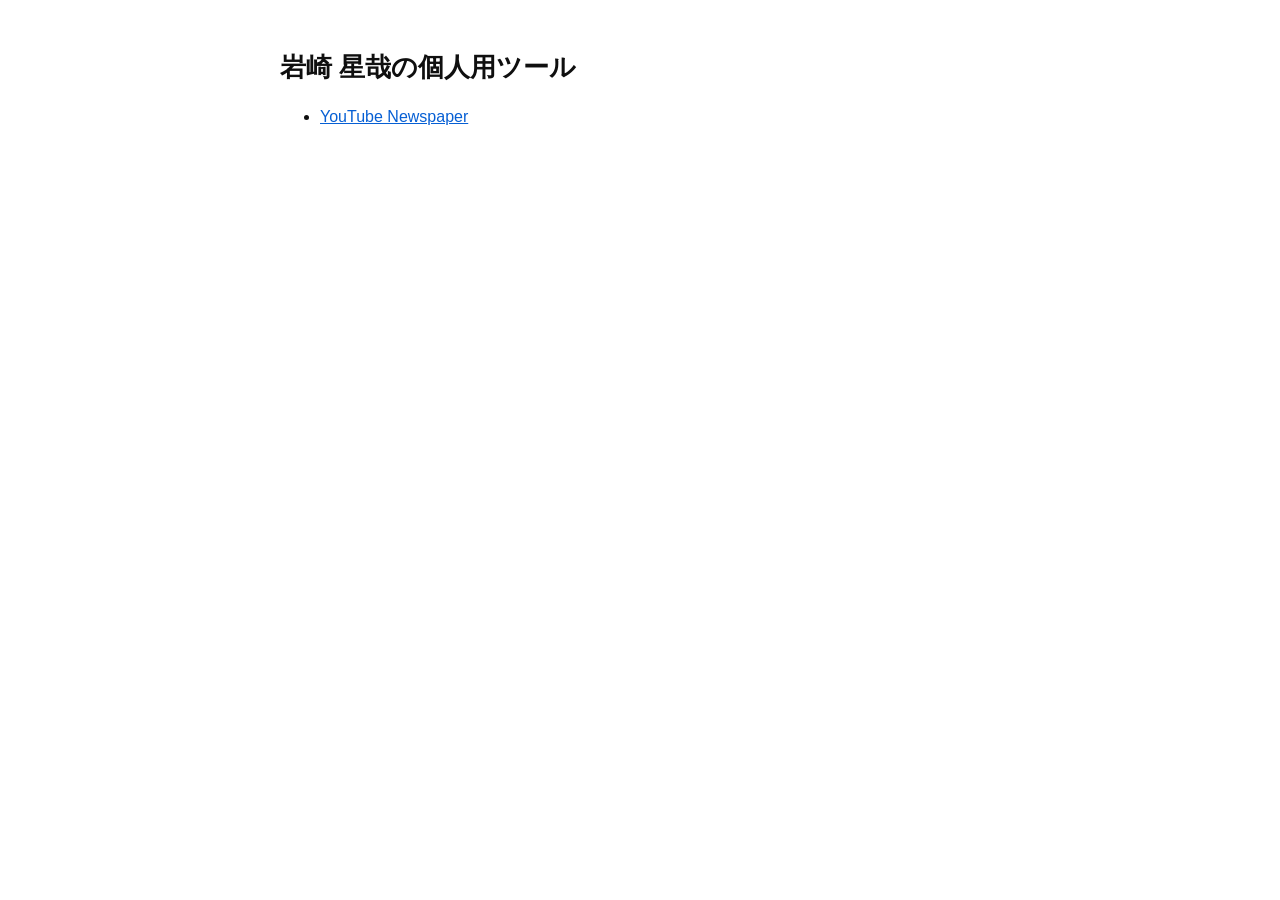
<file: index.html>
<!doctype html>
<html lang="ja">
<head>
<meta charset="utf-8">
<meta name="viewport" content="width=device-width, initial-scale=1">
<title>apps.seiya-iwasaki.com</title>
<link rel="stylesheet" href="style.css">
</head>
<body>
<main>
<h1>岩崎 星哉の個人用ツール</h1>
<ul>
  <li><a href="youtube-newspaper/">YouTube Newspaper</a></li>
</ul>
</main>
</body>
</html>
</file>
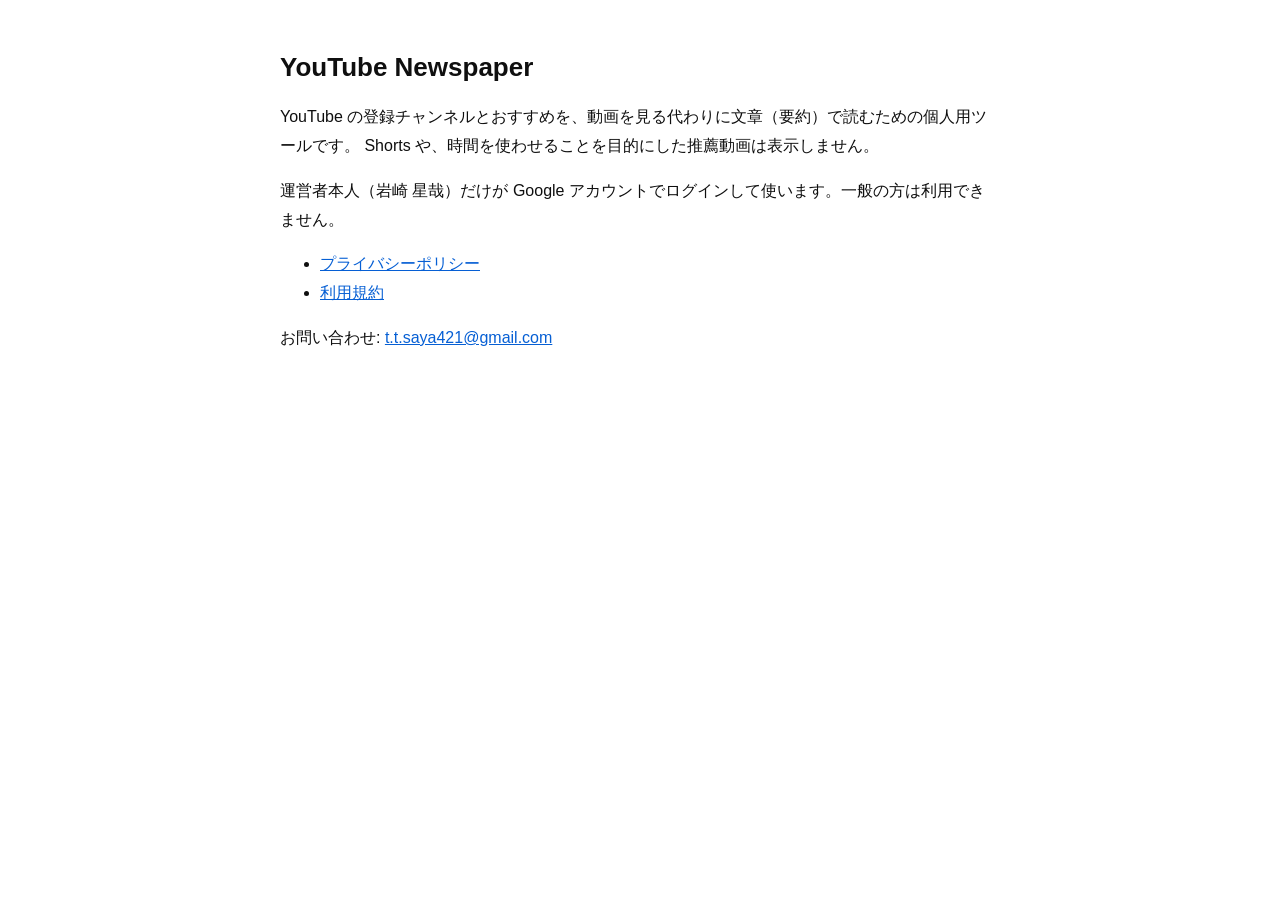
<file: youtube-newspaper/index.html>
<!doctype html>
<html lang="ja">
<head>
<meta charset="utf-8">
<meta name="viewport" content="width=device-width, initial-scale=1">
<title>YouTube Newspaper</title>
<link rel="stylesheet" href="../style.css">
</head>
<body>
<main>
<h1>YouTube Newspaper</h1>
<p>YouTube の登録チャンネルとおすすめを、動画を見る代わりに文章（要約）で読むための個人用ツールです。
Shorts や、時間を使わせることを目的にした推薦動画は表示しません。</p>
<p>運営者本人（岩崎 星哉）だけが Google アカウントでログインして使います。一般の方は利用できません。</p>
<ul>
  <li><a href="privacy.html">プライバシーポリシー</a></li>
  <li><a href="terms.html">利用規約</a></li>
</ul>
<p>お問い合わせ: <a href="mailto:t.t.saya421@gmail.com">t.t.saya421@gmail.com</a></p>
</main>
</body>
</html>
</file>
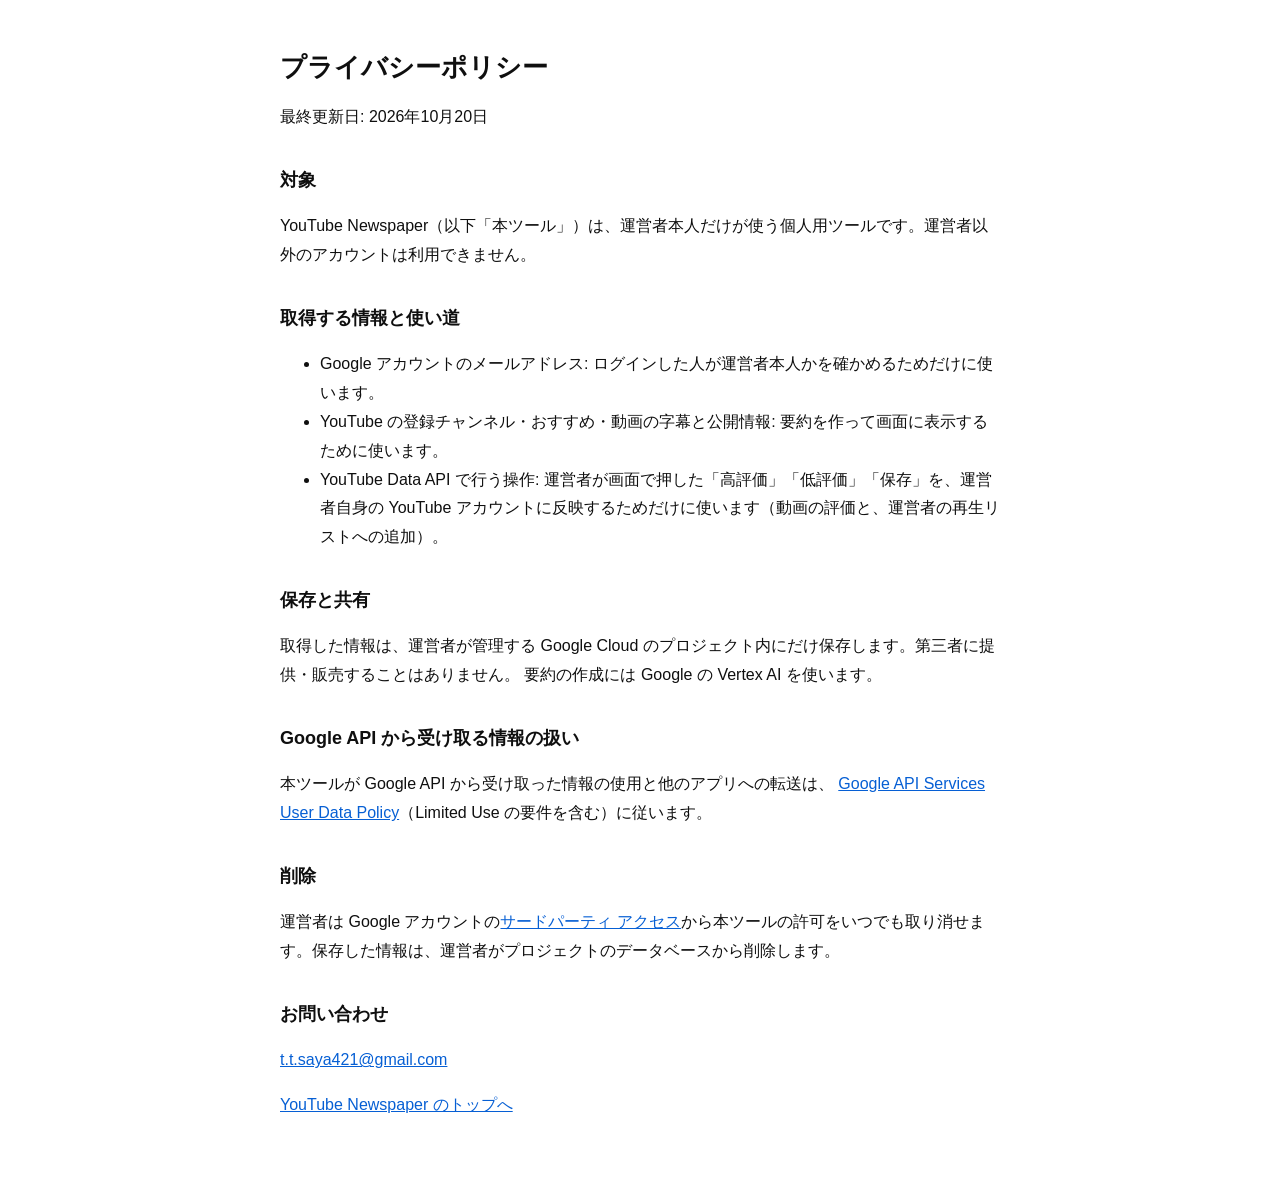
<file: youtube-newspaper/privacy.html>
<!doctype html>
<html lang="ja">
<head>
<meta charset="utf-8">
<meta name="viewport" content="width=device-width, initial-scale=1">
<title>プライバシーポリシー - YouTube Newspaper</title>
<link rel="stylesheet" href="../style.css">
</head>
<body>
<main>
<h1>プライバシーポリシー</h1>
<p>最終更新日: 2026年10月20日</p>

<h2>対象</h2>
<p>YouTube Newspaper（以下「本ツール」）は、運営者本人だけが使う個人用ツールです。運営者以外のアカウントは利用できません。</p>

<h2>取得する情報と使い道</h2>
<ul>
  <li>Google アカウントのメールアドレス: ログインした人が運営者本人かを確かめるためだけに使います。</li>
  <li>YouTube の登録チャンネル・おすすめ・動画の字幕と公開情報: 要約を作って画面に表示するために使います。</li>
  <li>YouTube Data API で行う操作: 運営者が画面で押した「高評価」「低評価」「保存」を、運営者自身の YouTube アカウントに反映するためだけに使います（動画の評価と、運営者の再生リストへの追加）。</li>
</ul>

<h2>保存と共有</h2>
<p>取得した情報は、運営者が管理する Google Cloud のプロジェクト内にだけ保存します。第三者に提供・販売することはありません。
要約の作成には Google の Vertex AI を使います。</p>

<h2>Google API から受け取る情報の扱い</h2>
<p>本ツールが Google API から受け取った情報の使用と他のアプリへの転送は、
<a href="https://developers.google.com/terms/api-services-user-data-policy">Google API Services User Data Policy</a>（Limited Use の要件を含む）に従います。</p>

<h2>削除</h2>
<p>運営者は Google アカウントの<a href="https://myaccount.google.com/permissions">サードパーティ アクセス</a>から本ツールの許可をいつでも取り消せます。保存した情報は、運営者がプロジェクトのデータベースから削除します。</p>

<h2>お問い合わせ</h2>
<p><a href="mailto:t.t.saya421@gmail.com">t.t.saya421@gmail.com</a></p>
<p><a href="index.html">YouTube Newspaper のトップへ</a></p>
</main>
</body>
</html>
</file>
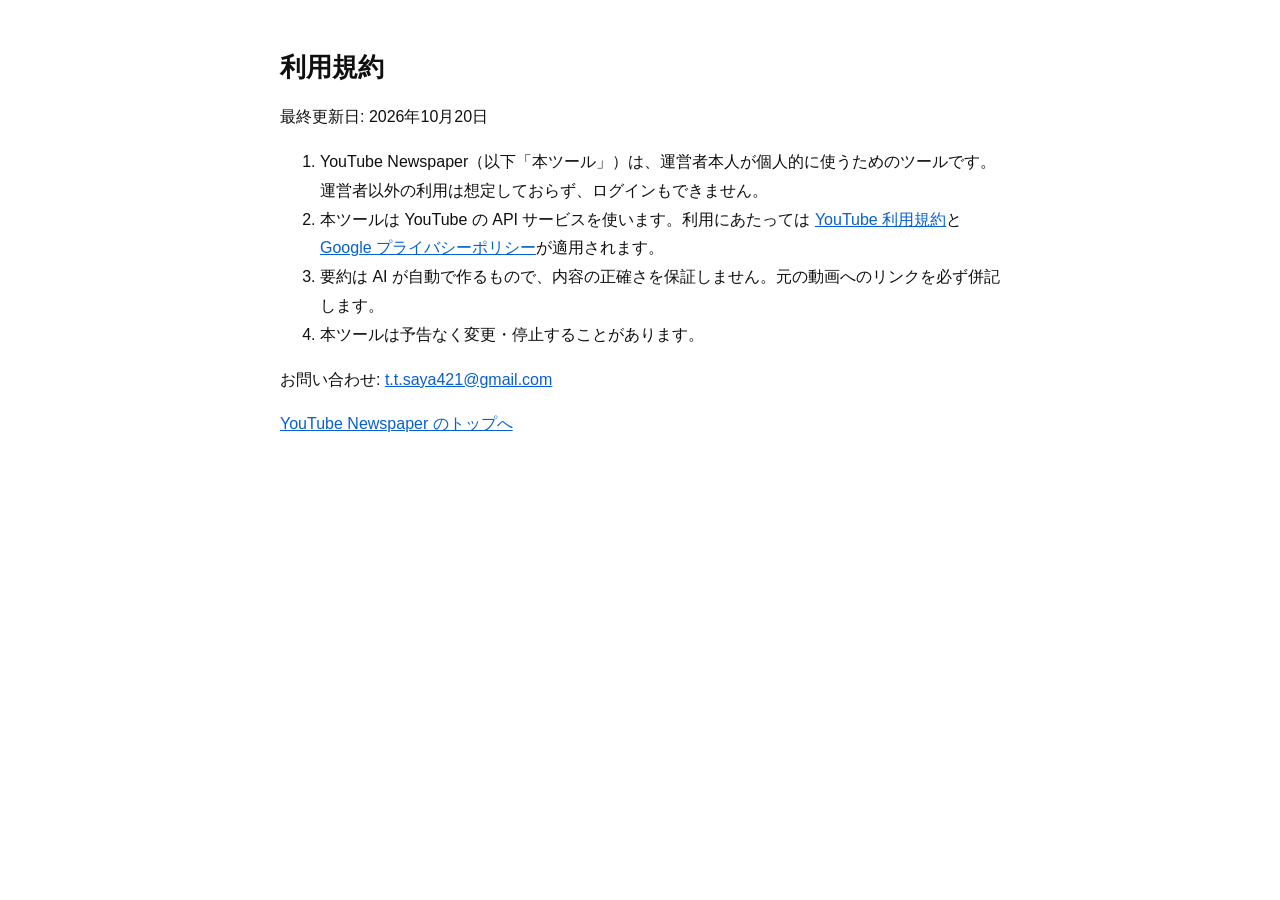
<file: youtube-newspaper/terms.html>
<!doctype html>
<html lang="ja">
<head>
<meta charset="utf-8">
<meta name="viewport" content="width=device-width, initial-scale=1">
<title>利用規約 - YouTube Newspaper</title>
<link rel="stylesheet" href="../style.css">
</head>
<body>
<main>
<h1>利用規約</h1>
<p>最終更新日: 2026年10月20日</p>
<ol>
  <li>YouTube Newspaper（以下「本ツール」）は、運営者本人が個人的に使うためのツールです。運営者以外の利用は想定しておらず、ログインもできません。</li>
  <li>本ツールは YouTube の API サービスを使います。利用にあたっては <a href="https://www.youtube.com/t/terms">YouTube 利用規約</a>と <a href="https://policies.google.com/privacy">Google プライバシーポリシー</a>が適用されます。</li>
  <li>要約は AI が自動で作るもので、内容の正確さを保証しません。元の動画へのリンクを必ず併記します。</li>
  <li>本ツールは予告なく変更・停止することがあります。</li>
</ol>
<p>お問い合わせ: <a href="mailto:t.t.saya421@gmail.com">t.t.saya421@gmail.com</a></p>
<p><a href="index.html">YouTube Newspaper のトップへ</a></p>
</main>
</body>
</html>
</file>
<file: style.css>
:root { --bg: #fff; --text: #0f0f0f; --link: #065fd4; }
@media (prefers-color-scheme: dark) { :root { --bg: #0f0f0f; --text: #f1f1f1; --link: #3ea6ff; } }
body { margin: 0; background: var(--bg); color: var(--text); font-family: "Hiragino Sans", "Noto Sans JP", sans-serif; line-height: 1.8; }
main { max-width: 720px; margin: 0 auto; padding: 32px 16px 64px; }
h1 { font-size: 26px; line-height: 1.4; }
h2 { font-size: 18px; margin-top: 32px; }
a { color: var(--link); }
</file>
